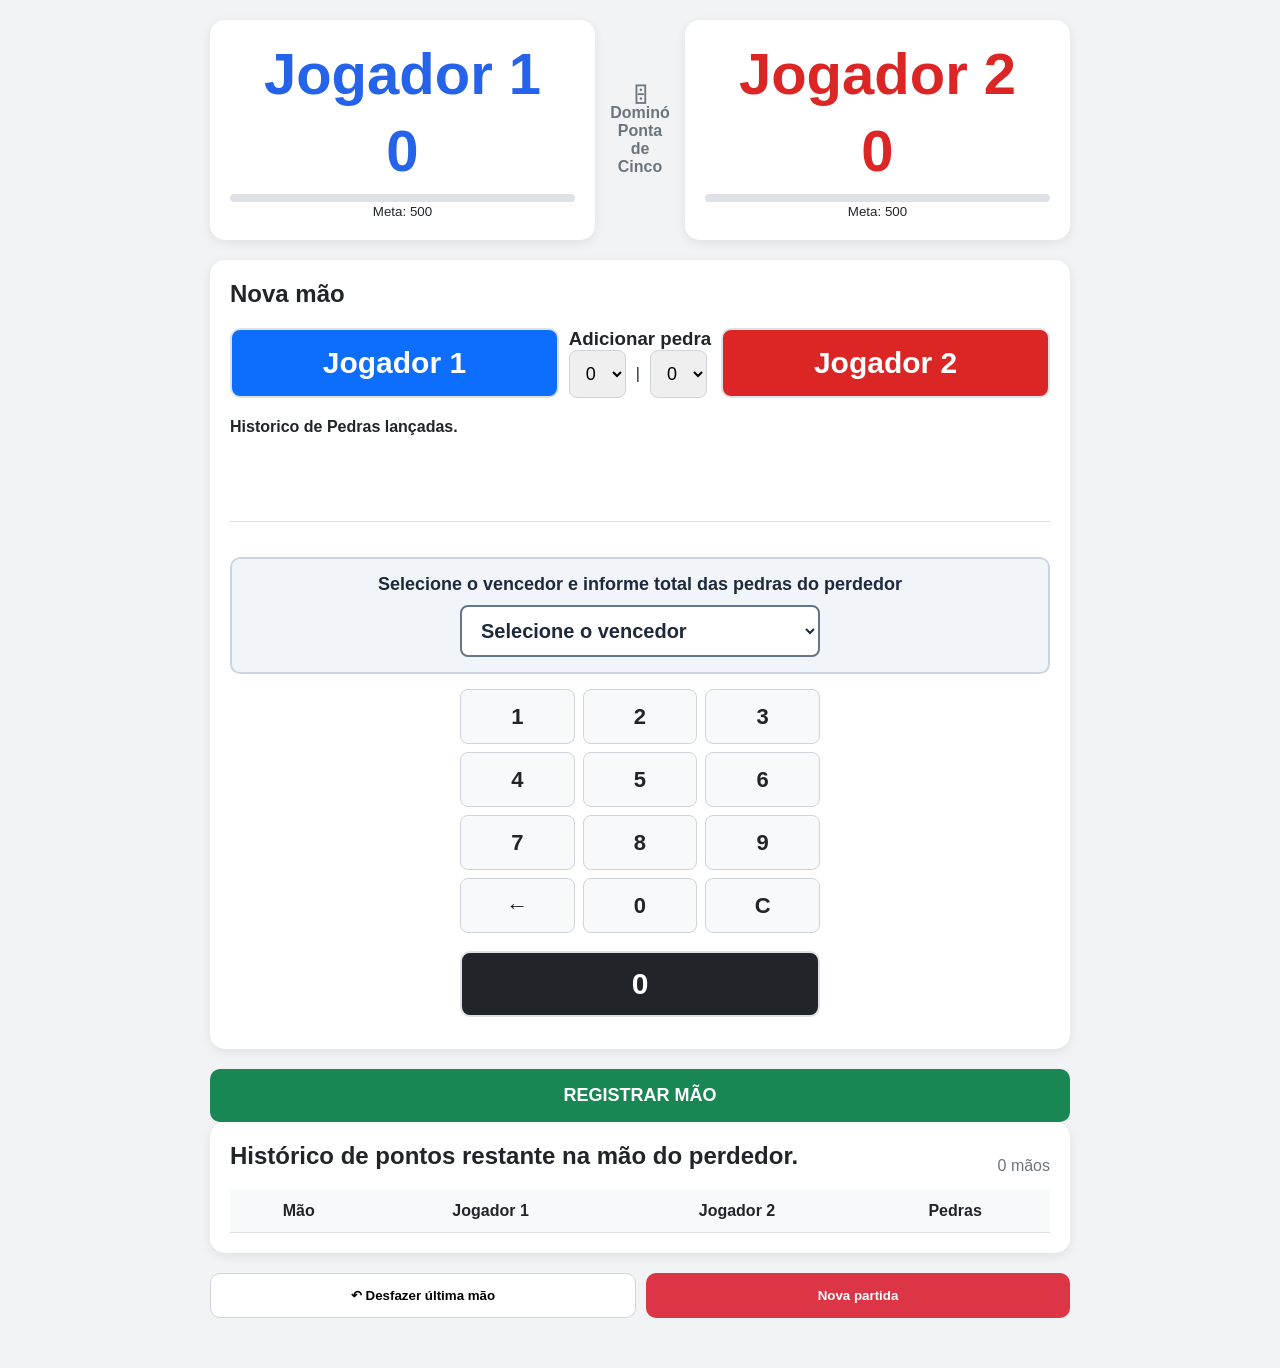
<file: domino.html>
<!DOCTYPE html>
<html lang="pt-BR">
<head>
    <meta charset="UTF-8">
    <meta name="viewport" content="width=device-width, initial-scale=1.0">

    <title>Dominó - Ponta de Cinco</title>

    <link rel="stylesheet" href="estyle.css">
</head>

<body>

    <main class="container">
        <!-- =========================
             PLACAR
        ========================== -->

        <section class="placar">

            <div class="jogador-card" id="cardJogador1">

                <input
                    type="text"
                    id="nomeJogador1"
                    value="Jogador 1"
                    class="nome-jogador1"
                >

                <div
                    class="pontuacao1"
                    id="pontuacaoJogador1">
                    0
                </div>

                <div class="barra">
                    <div
                        class="progresso"
                        id="progressoJogador1">
                    </div>
                </div>

                <small>Meta: 500</small>

            </div>


            <div class="vs">
            <p>🁫 Dominó</h1>
            <p>Ponta de Cinco</p>
            </div>


            <div class="jogador-card" id="cardJogador2">

                <input
                    type="text"
                    id="nomeJogador2"
                    value="Jogador 2"
                    class="nome-jogador2"
                >

                <div
                    class="pontuacao2"
                    id="pontuacaoJogador2">
                    0
                </div>

                <div class="barra">
                    <div
                        class="progresso2"
                        id="progressoJogador2">
                    </div>
                </div>

                <small>Meta: 500</small>

            </div>

        </section>


        <!-- =========================
             NOVA MÃO
        ========================== -->

        <section class="painel">

            <h2>Nova mão</h2>


            <div class="campo">


                <div class="botoes-jogador">

                    <button
                        id="btnJogador1"
                        class="btn-jogador1"
                        onclick="adicionarPedraAoJogador(1)">
                        Jogador 1
                    </button>

            <div class="selecao-pedra">

                <h3>Adicionar pedra</h3>

                <div class="pedra-input">

                    <select id="ladoA">
                        <option value="0">0</option>
                        <option value="1">1</option>
                        <option value="2">2</option>
                        <option value="3">3</option>
                        <option value="4">4</option>
                        <option value="5">5</option>
                        <option value="6">6</option>
                    </select>

                    <span>|</span>

                    <select id="ladoB">
                        <option value="0">0</option>
                        <option value="1">1</option>
                        <option value="2">2</option>
                        <option value="3">3</option>
                        <option value="4">4</option>
                        <option value="5">5</option>
                        <option value="6">6</option>
                    </select>

                </div>

            </div>
                    <button
                        id="btnJogador2"
                        class="btn-jogador2"
                        onclick="adicionarPedraAoJogador(2)">
                        Jogador 2
                    </button>

                </div>

            </div>


            <div class="campo">

                <label>
                    Historico de Pedras lançadas.
                </label>

                <div
                    id="pedrasSelecionadas"
                    class="pedras-selecionadas">
                </div>

            </div>


            <!-- TECLADO DE PEDRAS -->


         

            </div>
<!-- =========================
     TECLADO NUMÉRICO
========================== -->
<div class="teclado-total">
<div class="selecionar-vencedor">

    <label for="vencedorMao">
        Selecione o vencedor e informe total das pedras do perdedor
    </label>

<select id="vencedorMao" onchange="atualizarCorVencedor()">
            <option value="">Selecione o vencedor</option>
        <option value="1">🔵 Jogador 1</option>
        <option value="2">🔴 Jogador 2</option>
    </select>

</div>

    
    <div class="teclas">
        <button type="button" onclick="digitarNumero(1)">1</button>
        <button type="button" onclick="digitarNumero(2)">2</button>
        <button type="button" onclick="digitarNumero(3)">3</button>
        
        <button type="button" onclick="digitarNumero(4)">4</button>
        <button type="button" onclick="digitarNumero(5)">5</button>
        <button type="button" onclick="digitarNumero(6)">6</button>
        
        <button type="button" onclick="digitarNumero(7)">7</button>
        <button type="button" onclick="digitarNumero(8)">8</button>
        <button type="button" onclick="digitarNumero(9)">9</button>
        
        <button type="button" onclick="apagarNumero()">←</button>
        <button type="button" onclick="digitarNumero(0)">0</button>
        <button type="button" onclick="limparNumero()">C</button>
    </div>
    
</div>
<br>
<div id="displayTotal" class="display-total">0</div>
<!-- RESULTADO -->
</section>




            <button
                id="btnRegistrar"
                class="btn-registrar"
                onclick="registrarMao()">

                REGISTRAR MÃO

            </button>



        <!-- =========================
             HISTÓRICO
        ========================== -->

        <section class="painel">

            <div class="titulo-historico">

                <h2>Histórico de pontos restante na mão do perdedor.</h2>

                <span id="contadorMaos">
                    0 mãos
                </span>

            </div>


            <div class="tabela-container">

                <table>

                    <thead>

                        <tr>
                            <th>Mão</th>
                            <th>Jogador 1</th>
                            <th>Jogador 2</th>
                            <th>Pedras</th>
                        </tr>

                    </thead>

                    <tbody id="historico">
                    </tbody>

                </table>

            </div>

        </section>


        <!-- =========================
             CONTROLES
        ========================== -->

        <section class="controles">

            <button
                onclick="desfazerMao()"
                class="btn-secundario">

                ↶ Desfazer última mão

            </button>


            <button
                onclick="novaPartida()"
                class="btn-perigo">

                Nova partida

            </button>

        </section>


        <!-- =========================
             MODAL VENCEDOR
        ========================== -->

        <div
            id="modalVencedor"
            class="modal">

            <div class="modal-conteudo">

                <div class="trofeu">
                    🏆
                </div>

                <h2>Fim de jogo!</h2>

                <p id="textoVencedor"></p>

                <button
                    onclick="novaPartida()"
                    class="btn-registrar">

                    NOVA PARTIDA

                </button>

            </div>

        </div>

    </main>


    <script src="escript.js"></script>

</body>
</html>
</file>
<file: estyle.css>
* {
    box-sizing: border-box;
    margin: 0;
    padding: 0;
}

body {
    font-family: Arial, Helvetica, sans-serif;
    background: #f1f3f5;
    color: #212529;
}

.container {
    width: 100%;
    max-width: 900px;
    margin: auto;
    padding: 20px;
}


/* =========================
   CABEÇALHO
========================= */

header {
    text-align: center;
    margin-bottom: 25px;
}

header h1 {
    font-size: 32px;
}

header p {
    color: #6c757d;
    margin-top: 5px;
}


/* =========================
   PLACAR
========================= */

.placar {
    display: grid;
    grid-template-columns: 1fr 60px 1fr;
    align-items: center;
    gap: 15px;
    margin-bottom: 20px;
}

.jogador-card {
    background: white;
    border-radius: 15px;
    padding: 20px;
    text-align: center;
    box-shadow: 0 3px 12px rgba(0,0,0,0.08);
}

.nome-jogador1 {
    width: 100%;
    border: none;
    text-align: center;
    font-size: 20px;
    font-weight: bold;
    background: transparent;
    outline: none;
        color: #2563eb;
    font-size: 58px;

}
.nome-jogador2 {
    width: 100%;
    border: none;
    text-align: center;
    font-size: 20px;
    font-weight: bold;
    background: transparent;
    outline: none;
        color: #dc2626;
    font-size: 58px;

}
.pontuacao1 {
    font-size: 58px;
    font-weight: bold;
    margin: 10px 0;
    color: #2563eb;

}
.pontuacao2 {
    font-size: 58px;
    font-weight: bold;
    margin: 10px 0;
    color: #dc2626;

}
.vs {
    text-align: center;
    font-weight: bold;
    color: #6c757d;
}

.barra {
    width: 100%;
    height: 8px;
    background: #dee2e6;
    border-radius: 10px;
    overflow: hidden;
}

.progresso2 {
    height: 100%;
    width: 0%;
    transition: width .3s;
    background: #dc2626;
}
.progresso {
    height: 100%;
    width: 0%;
    transition: width .3s;
    background: #2563eb;
}

/* =========================
   PAINEL
========================= */

.painel {
    background: white;
    border-radius: 15px;
    padding: 20px;
    margin-bottom: 20px;
    box-shadow: 0 3px 12px rgba(0,0,0,0.08);
}

.painel h2 {
    margin-bottom: 20px;
}


/* =========================
   CAMPOS
========================= */

.campo {
    margin-bottom: 20px;
}

.campo label {
    display: block;
    font-weight: bold;
    margin-bottom: 10px;
}

.botoes-jogador {
    display: flex;
    gap: 10px;
}
.btn-jogador2 {
    font-size: 30px;
    flex: 1;
    padding: 14px;
    border: 2px solid #dee2e6;
    background: #dc2626;
    border-radius: 10px;
    cursor: pointer;
    font-weight: bold;
    color: white;
}
.btn-jogador1 {
        font-size: 30px;
    flex: 1;
    padding: 14px;
    border: 2px solid #dee2e6;
    background: #0d6efd;
    border-radius: 10px;
    cursor: pointer;
    font-weight: bold;
    color: white;
}
.btn-jogador.selecionado {
    background: #198754;
    border-color: #198754;
    color: white;
}


/* =========================
   PEDRAS
========================= */

.pedra-input {
    display: flex;
    align-items: center;
    gap: 10px;
}

.pedra-input select {
    padding: 12px;
    font-size: 18px;
    border-radius: 8px;
    border: 1px solid #ced4da;
}

.btn-adicionar {
    padding: 12px 18px;
    border: none;
    border-radius: 8px;
    background: #0d6efd;
    color: white;
    cursor: pointer;
}

.pedras-selecionadas {
    display: flex;
    flex-wrap: wrap;
    gap: 10px;
    min-height: 50px;
}

.pedra {
    display: flex;
    background: #212529;
    color: white;
    border-radius: 8px;
    overflow: hidden;
    cursor: pointer;
}

.pedra span {
    padding: 8px 10px;
}

.pedra span:first-child {
    border-right: 2px solid white;
}

.pedra:hover {
    opacity: .8;
}


/* =========================
   RESULTADO
========================= */

.resultado {
    display: grid;
    grid-template-columns: repeat(3, 1fr);
    gap: 10px;
    margin: 20px 0;
}

.resultado > div {
    background: #f8f9fa;
    padding: 15px;
    border-radius: 10px;
    text-align: center;
}

.resultado span {
    display: block;
    color: #6c757d;
    font-size: 14px;
}

.resultado strong {
    display: block;
    font-size: 30px;
    margin-top: 5px;
}

.resultado-final {
    background: #d1e7dd !important;
}

.btn-registrar {
    width: 100%;
    padding: 16px;
    border: none;
    border-radius: 10px;
    background: #198754;
    color: white;
    font-size: 18px;
    font-weight: bold;
    cursor: pointer;
}

.btn-registrar:hover {
    opacity: .9;
}


/* =========================
   HISTÓRICO
========================= */

.titulo-historico {
    display: flex;
    justify-content: space-between;
    align-items: center;
}

.titulo-historico span {
    color: #6c757d;
}

.tabela-container {
    overflow-x: auto;
}

table {
    width: 100%;
    border-collapse: collapse;
}

th,
td {
    padding: 12px;
    border-bottom: 1px solid #dee2e6;
    text-align: center;
}

th {
    background: #f8f9fa;
}


/* =========================
   CONTROLES
========================= */

.controles {
    display: flex;
    gap: 10px;
    margin-bottom: 30px;
}

.controles button {
    flex: 1;
    padding: 14px;
    border-radius: 10px;
    cursor: pointer;
    font-weight: bold;
}

.btn-secundario {
    background: white;
    border: 1px solid #ced4da;
}

.btn-perigo {
    background: #dc3545;
    color: white;
    border: none;
}


/* =========================
   MODAL
========================= */

.modal {
    display: none;
    position: fixed;
    inset: 0;
    background: rgba(0,0,0,.6);
    align-items: center;
    justify-content: center;
    padding: 20px;
}

.modal.ativo {
    display: flex;
}

.modal-conteudo {
    background: white;
    padding: 35px;
    border-radius: 20px;
    text-align: center;
    width: 100%;
    max-width: 400px;
}

.trofeu {
    font-size: 60px;
    margin-bottom: 15px;
}

.modal-conteudo h2 {
    margin-bottom: 10px;
}

.modal-conteudo p {
    margin-bottom: 25px;
    font-size: 18px;
}


/* =========================
   CELULAR
========================= */

@media (max-width: 600px) {

    .container {
        padding: 10px;
    }

    .placar {
        grid-template-columns: 1fr 35px 1fr;
        gap: 5px;
    }

    .jogador-card {
        padding: 12px 5px;
    }

    .nome-jogador {
        font-size: 16px;
    }

    .pontuacao {
        font-size: 40px;
    }

    .resultado {
        grid-template-columns: 1fr;
    }

    .pedra-input {
        flex-wrap: wrap;
    }

    .btn-adicionar {
        width: 100%;
    }

    .controles {
        flex-direction: column;
    }
}
/* =========================
   VISOR E TECLADO NUMÉRICO
========================= */

.teclado-total {
    margin-top: 25px;
    padding-top: 20px;
    border-top: 1px solid #dee2e6;
}

.teclado-total h3 {
    margin-bottom: 10px;
}

.display-total {
    display: grid;
    gap: 8px;

    max-width: 360px;

    margin: 0 auto;    padding: 10px 15px;
    background: #212529;    color: white;
    border-radius: 10px;
    font-size: 38px;
    font-weight: bold;
    text-align: center;
    display: flex;
    align-items: center;
    justify-content: center;
    margin-bottom: 12px;
        font-size: 30px;
    flex: 1;
    padding: 14px;
    border: 2px solid #dee2e6;
    border-radius: 10px;
    cursor: pointer;
    font-weight: bold;
    color: white;
}

.teclas {
    display: grid;

    grid-template-columns: repeat(3, 1fr);

    gap: 8px;

    max-width: 360px;

    margin: 0 auto;
}

.teclas button {
    height: 55px;

    border: 1px solid #ced4da;

    border-radius: 8px;

    background: #f8f9fa;

    color: #212529;

    font-size: 22px;
    font-weight: bold;

    cursor: pointer;
}

.teclas button:hover {
    background: #e9ecef;
}

.teclas button:active {
    transform: scale(0.97);
}
.pedra-jogador1 {
    background: #2563eb;
    border: 2px solid #2563eb;
}

.pedra-jogador2 {
    background: #dc2626;
    border: 2px solid #dc2626;
}
.selecionar-vencedor {
    margin: 15px 0;
    padding: 15px;
    border-radius: 10px;
    background: #f1f5f9;
    border: 2px solid #cbd5e1;
    text-align: center;
}

.selecionar-vencedor label {
    display: block;
    margin-bottom: 10px;
    font-size: 18px;
    font-weight: 700;
    color: #1e293b;
}

.selecionar-vencedor select {
    width: 100%;
    max-width: 360px;
    padding: 12px 15px;
    font-size: 20px;
    font-weight: 700;
    border: 2px solid #64748b;
    border-radius: 8px;
    background: white;
    color: #1e293b;
    cursor: pointer;
    transition: all 0.2s ease;
}

/* Jogador 1 */
.selecionar-vencedor select.jogador1 {
    background: #2563eb;
    border-color: #2563eb;
    color: #ffffff;
}

/* Jogador 2 */
.selecionar-vencedor select.jogador2 {
    background: #ffffff;
    border-color: #dc2626;
    color: #dc2626;
}
</file>
